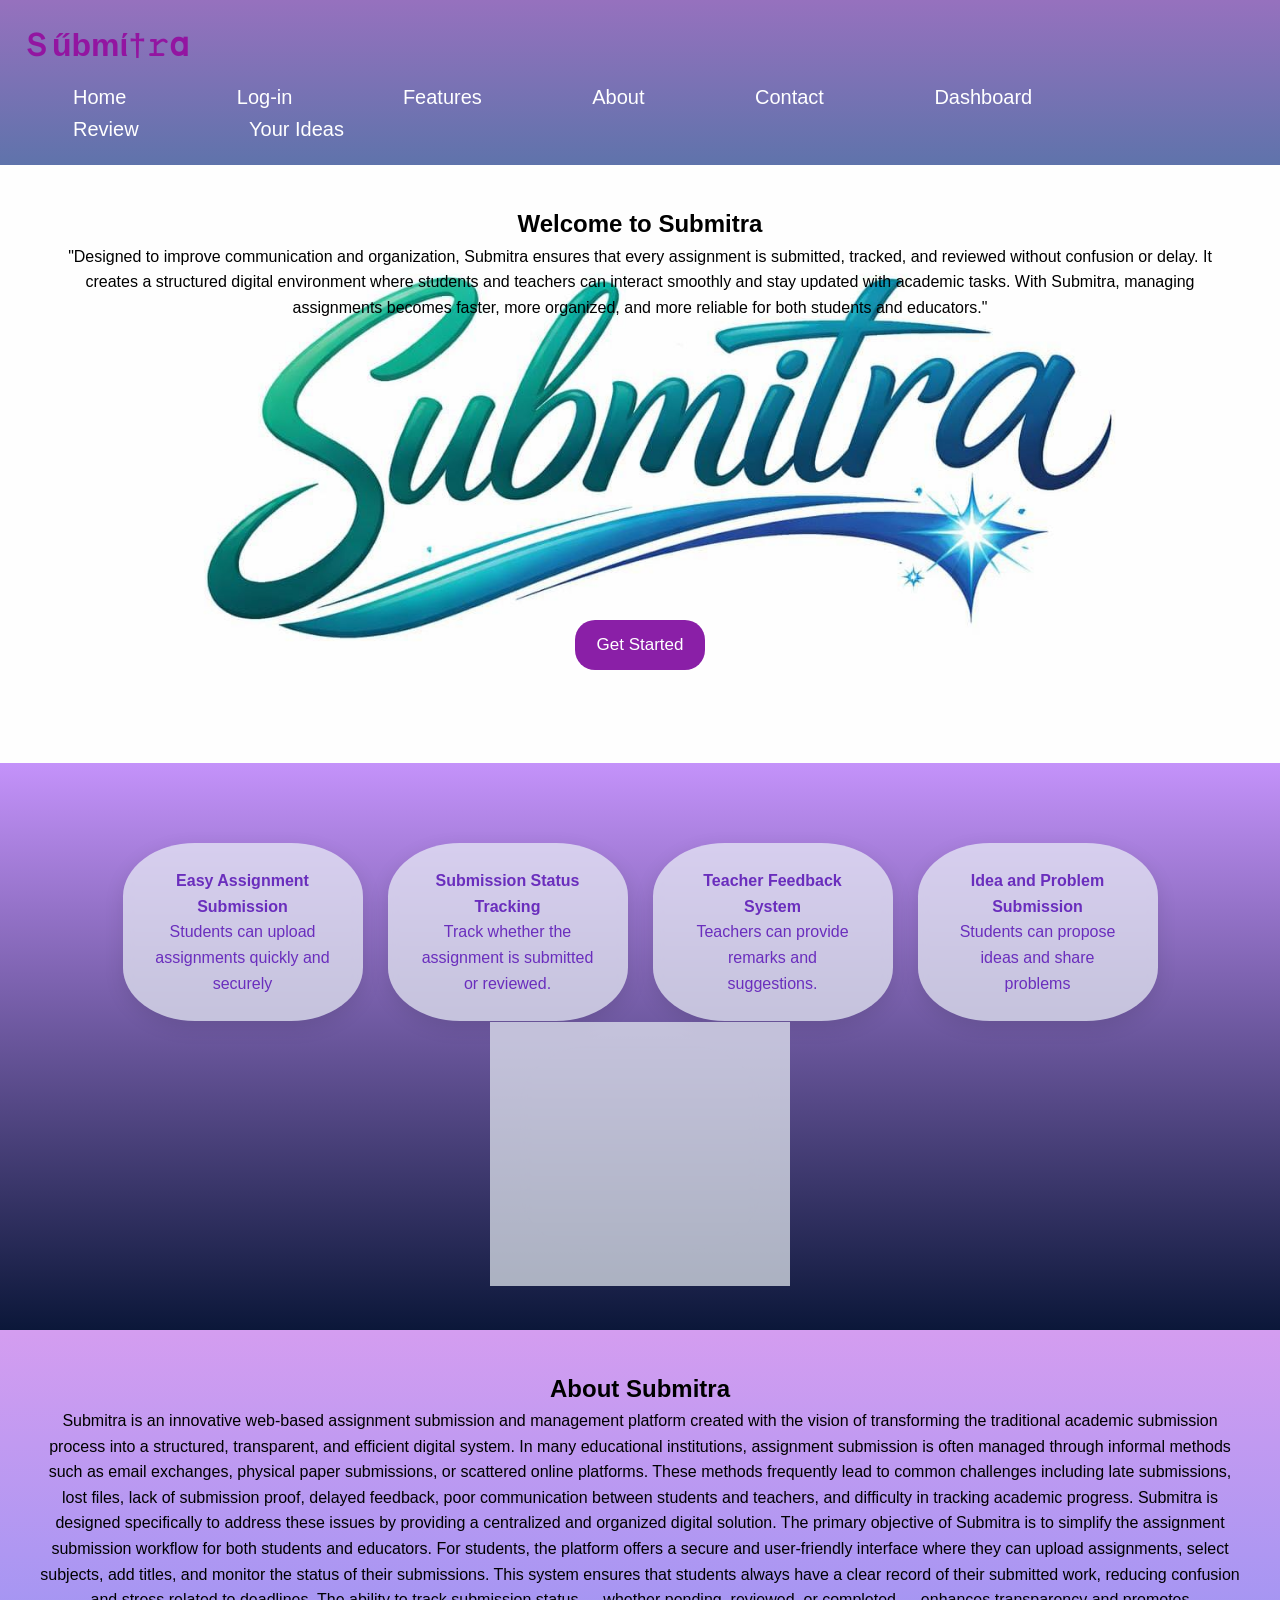
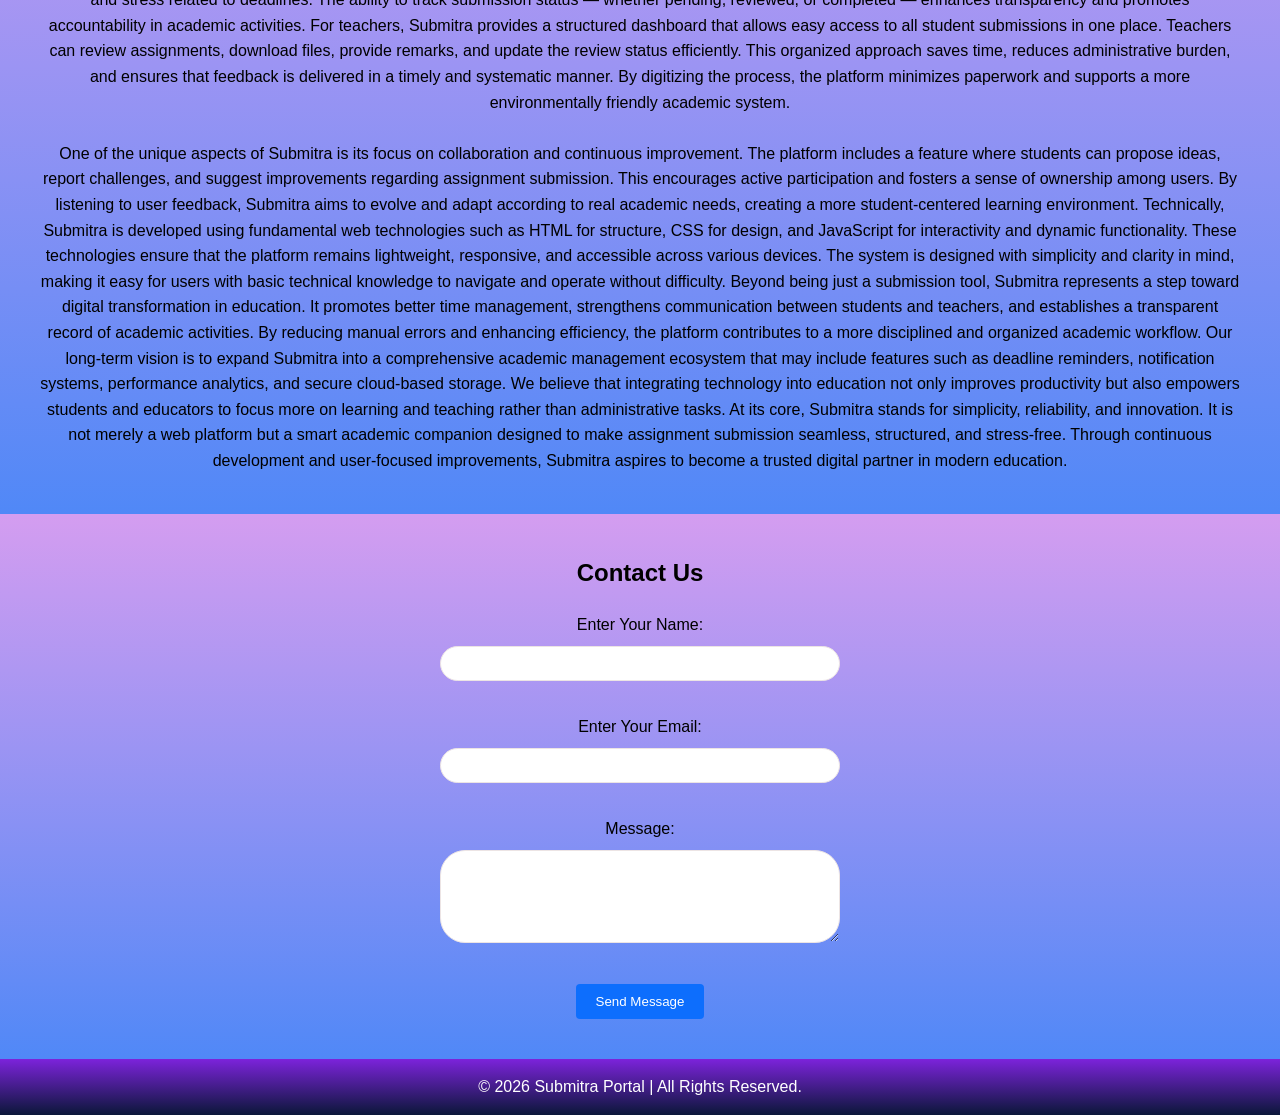
<file: index.html>
<!DOCTYPE html>
<html lang="en">
<head>
    <meta charset="UTF-8">
    <meta name="viewport" content="width=device-width, initial-scale=1.0">
    <title>Submitra - Smart Assignment Platform</title>
    <link rel="stylesheet" href="style.css">
</head>

<body>

    <!-- Navigation Bar -->
    <header>
        <h1>Ｓűbmί†𝚛ɑ</h1>


        <nav>
            <a href="#">Home</a>
            <a href="connect.html">Log-in</a>
            <a href="#features">Features</a>
            <a href="#about">About</a>
            <a href="#contact">Contact</a>
            <a href="dconnect.html">Dashboard</a>
            <a href="review.html">Review</a>
            <a href="Student-idea.html">Your Ideas</a>
        </nav>
    </header>

    <!-- Hero Section -->
     <section class="hero">
        <h2>Welcome to Submitra</h2>
        <p>"Designed to improve communication and organization, Submitra ensures that every assignment is submitted, tracked, and reviewed without confusion or delay. It creates a structured digital environment where students and teachers
            can interact smoothly and stay updated with academic tasks. With Submitra, managing assignments becomes faster, more organized, and more reliable for both students and educators."</p>
       <button type="button" onclick="window.location.href='connect.html'">Get Started</button>
    </section>

    <!-- Features Section -->
    <section id="features">
         <div class="feature-card"><b>Easy Assignment Submission</b><p>Students can upload assignments quickly and securely</p></div>
         <div class="feature-card"><b>Submission Status Tracking</b><p>Track whether the assignment is submitted or reviewed.</p></div>
         <div class="feature-card"><b> Teacher Feedback System</b><p>Teachers can provide remarks and suggestions.</p></div>
         <div class="feature-card"><b> Idea and Problem Submission</b><p>Students can propose ideas and share problems</p></div>
         <div class="feature-card"><b>Time Management Support</b><p>This platform helps students manage deadlines and submit work on time.</p></div>
    </section>

    <!-- About Section -->
    <section id="about">
        <h2>About Submitra</h2>
        <p>Submitra is an innovative web-based assignment submission and management platform created with the vision of transforming the traditional academic submission process into a structured, transparent, and efficient digital system. In many educational institutions, assignment submission is often managed through informal methods such as email exchanges, physical paper submissions, or scattered online platforms. These methods frequently lead to common challenges including late submissions, lost files, lack of submission proof, delayed feedback, poor communication between students
             and teachers, and difficulty in tracking academic progress. Submitra is designed specifically to address these issues by providing a centralized and organized digital solution.
The primary objective of Submitra is to simplify the assignment submission workflow for both students and educators. For students, the platform offers a secure and user-friendly interface where they can upload assignments, select subjects, add titles, and monitor the status of their submissions. This system ensures that students always have a clear record of their submitted work, reducing confusion and stress related to deadlines. The ability to track submission status — whether pending, reviewed, or completed — enhances transparency and promotes accountability in academic activities.
For teachers, Submitra provides a structured dashboard that allows easy access to all student submissions in one place. Teachers can review assignments, download files, provide remarks, and update the review status efficiently. This organized approach saves time, reduces administrative burden, and ensures that feedback is delivered in a timely and systematic manner. By digitizing the process, the platform minimizes paperwork and supports a more environmentally friendly academic system.<br><br>
One of the unique aspects of Submitra is its focus on collaboration and continuous improvement. The platform includes a feature where students can propose ideas, report challenges, and suggest improvements regarding assignment submission. This encourages active participation and fosters a sense of ownership among users. By listening to user feedback, Submitra aims to evolve and adapt according to real academic needs, creating a more student-centered learning environment.
Technically, Submitra is developed using fundamental web technologies such as HTML for structure, CSS for design, and JavaScript for interactivity and dynamic functionality. These technologies ensure that the platform remains lightweight, responsive, and accessible across various devices. The system is designed with simplicity and clarity in mind, making it easy for users with basic technical knowledge to navigate and operate without difficulty.
Beyond being just a submission tool, Submitra represents a step toward digital transformation in education. It promotes better time management, strengthens communication between students and teachers, and establishes a transparent record of academic activities. By reducing manual errors and enhancing efficiency, the platform contributes to a more disciplined and organized academic workflow.
Our long-term vision is to expand Submitra into a comprehensive academic management ecosystem that may include features such as deadline reminders, notification systems, performance analytics, and secure cloud-based storage. We believe that integrating technology into education not only improves productivity but also empowers students and educators to focus more on learning and teaching rather than administrative tasks.
At its core, Submitra stands for simplicity, reliability, and innovation. It is not merely a web platform but a smart academic companion designed to make assignment submission seamless, structured, and stress-free. Through continuous development and user-focused improvements, Submitra aspires to become a trusted digital partner in modern education. </p>
    </section>

    <!-- Contact Section -->
    <section id="contact">
        <h2>Contact Us</h2>

        <form>
            <label> Enter Your Name:</label><br>
            <input type="text" name="name"><br><br>

            <label> Enter Your Email:</label><br>
            <input type="email" name="email"><br><br>

            <label>Message:</label><br>
            <textarea name="message" rows="5" cols="30"></textarea><br><br>

            <button type="submit">Send Message</button>
        </form>
    </section>

    <!-- Footer -->
    <footer>
        <p>© 2026 Submitra Portal | All Rights Reserved.</p>
    </footer>

</body>

</html>
</file>
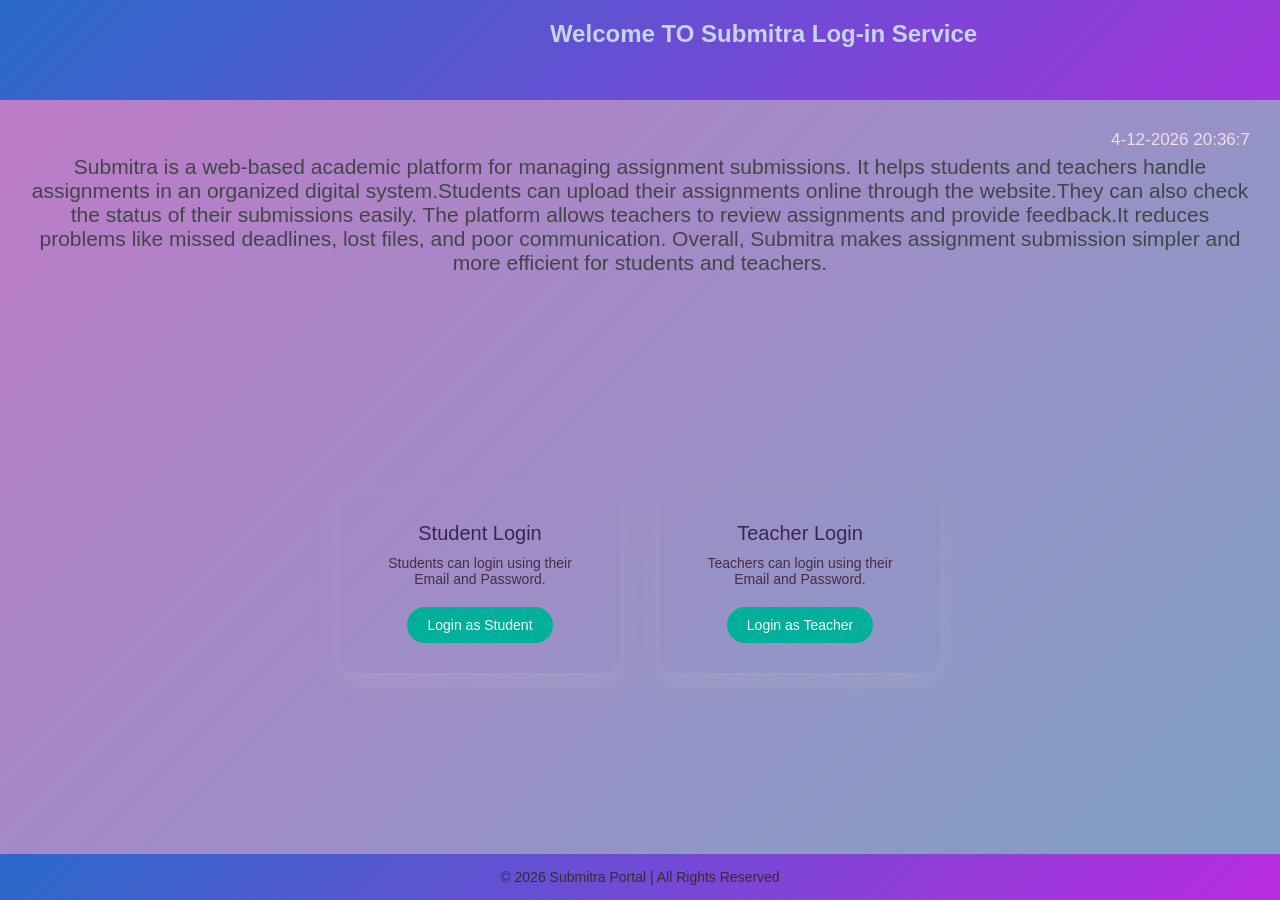
<file: connect.html>
<!DOCTYPE html>
<html lang="en">
<head>
<meta charset="UTF-8">
<meta name="viewport" content="width=device-width, initial-scale=1.0">
<title>Submitra Log-in Portal</title>
<link rel="stylesheet" href="connect.css">
</head>

<body>

    <nav>
        <h1> Welcome TO Submitra Log-in Service </h1>
    </nav>
<header>
<p id="datetime"></p>

<script>
function showDateTime() {
    let now = new Date();

    let day = now.getDate();
    let month = now.getMonth() + 1;
    let year = now.getFullYear();

    let hours = now.getHours();
    let minutes = now.getMinutes();
    let seconds = now.getSeconds();

    let currentDateTime = day + "-" + month + "-" + year + " " +
                          hours + ":" + minutes + ":" + seconds;

    document.getElementById("datetime").innerHTML = currentDateTime;
}

setInterval(showDateTime, 1000);
</script>
    <p>Submitra is a web-based academic platform for managing assignment submissions. It helps students and teachers handle assignments in an organized digital system.Students can upload their assignments online through the website.They can also check the status of their submissions easily.
The platform allows teachers to review assignments and provide feedback.It reduces problems like missed deadlines, lost files, and poor communication.
Overall, Submitra makes assignment submission simpler and more efficient for students and teachers.
        </p>

</header>

<section class="login-section">

    <div class="card">
        <h2>Student Login</h2>
        <p>Students can login using their Email and Password.</p>
        <button type="button" onclick="window.location.href='login.html'">Login as Student</button>
    </div>

    <div class="card">
        <h2>Teacher Login</h2>
        <p>Teachers can login using their Email and Password.</p>
       <button type="button" onclick="window.location.href='tlogin.html'">Login as Teacher</button>
    </div>

</section>

<footer>
    <p>© 2026 Submitra Portal | All Rights Reserved</p>
</footer>

</body>

</html>
</file>
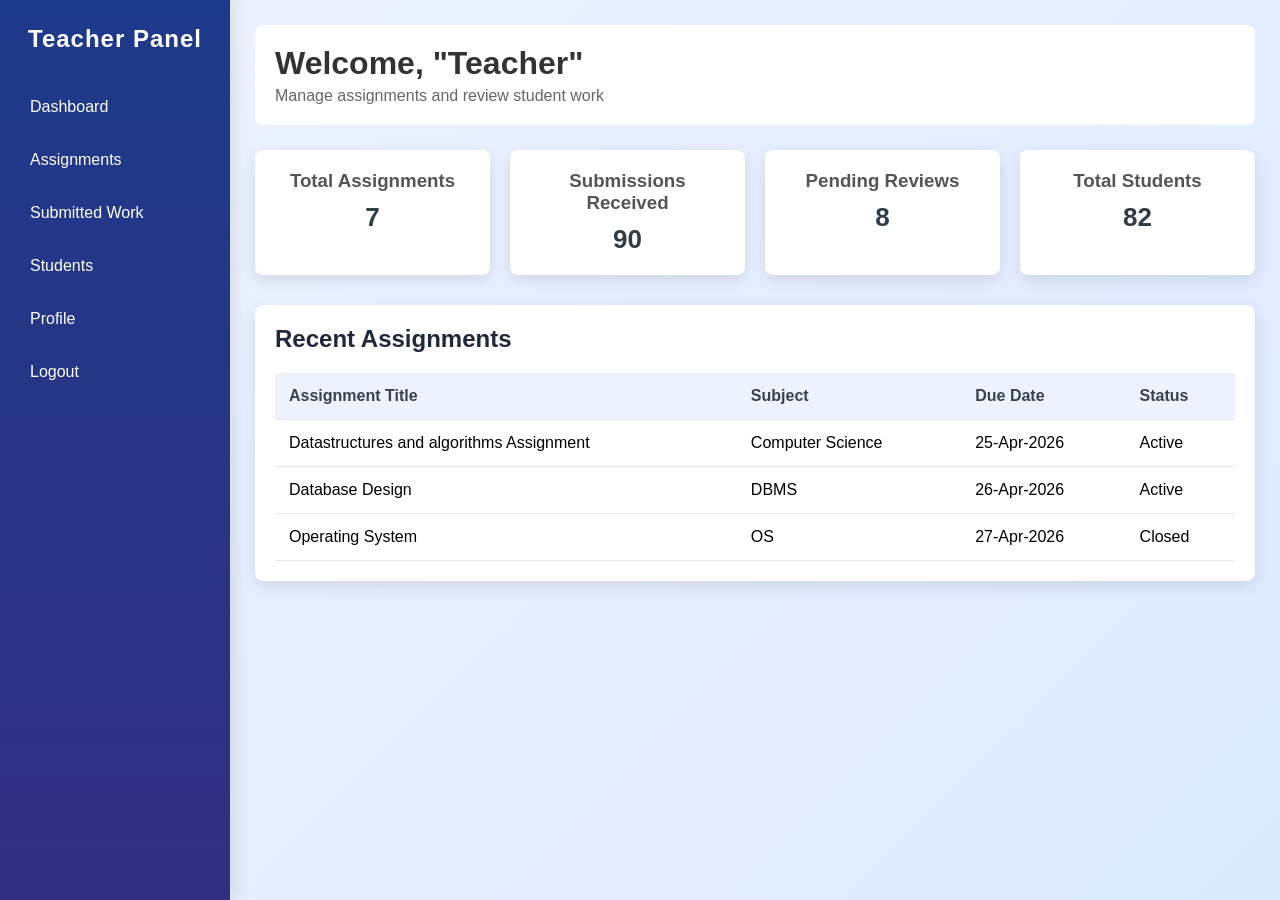
<file: Dashboard.html>
<!doctype html>
<html lang="en">
  <head>
    <meta charset="UTF-8" />
    <title>Teacher Dashboard</title>
    <link rel="stylesheet" href="dashboard.css" />
  </head>
  <body>
    <!-- Sidebar -->
    <div class="sidebar">
      <h2>Teacher Panel</h2>
      <ul>
        <li><a href="#">Dashboard</a></li>
        <li><a href="#">Assignments</a></li>
        <li><a href="#">Submitted Work</a></li>
        <li><a href="#">Students</a></li>
        <li><a href="#">Profile</a></li>
        <li><a href="#">Logout</a></li>
      </ul>
    </div>
    <!-- Main Content -->
    <div class="main-content">
      <!-- Header -->
      <div class="header">
        <h1>Welcome, "Teacher"</h1>
        <p>Manage assignments and review student work</p>
      </div>
      <!-- Dashboard Cards -->
      <div class="cards">
        <div class="card">
          <h3>Total Assignments</h3>
          <p>7</p>
        </div>
        <div class="card">
          <h3>Submissions Received</h3>
          <p>90</p>
        </div>
        <div class="card">
          <h3>Pending Reviews</h3>
          <p>8</p>
        </div>
        <div class="card">
          <h3>Total Students</h3>
          <p>82</p>
        </div>
      </div>
      <!-- Assignment Section -->
      <div class="assignment-section">
        <h2>Recent Assignments</h2>
        <table>
          <tr>
            <th>Assignment Title</th>
            <th>Subject</th>
            <th>Due Date</th>
            <th>Status</th>
          </tr>
          <tr>
            <td>Datastructures and algorithms Assignment</td>
            <td>Computer Science</td>
            <td>25-Apr-2026</td>
            <td>Active</td>
          </tr>
          <tr>
            <td>Database Design</td>
            <td>DBMS</td>
            <td>26-Apr-2026</td>
            <td>Active</td>
          </tr>
          <tr>
            <td>Operating System</td>
            <td>OS</td>
            <td>27-Apr-2026</td>
            <td>Closed</td>
          </tr>
        </table>
      </div>
    </div>
  </body>
</html>
</file>
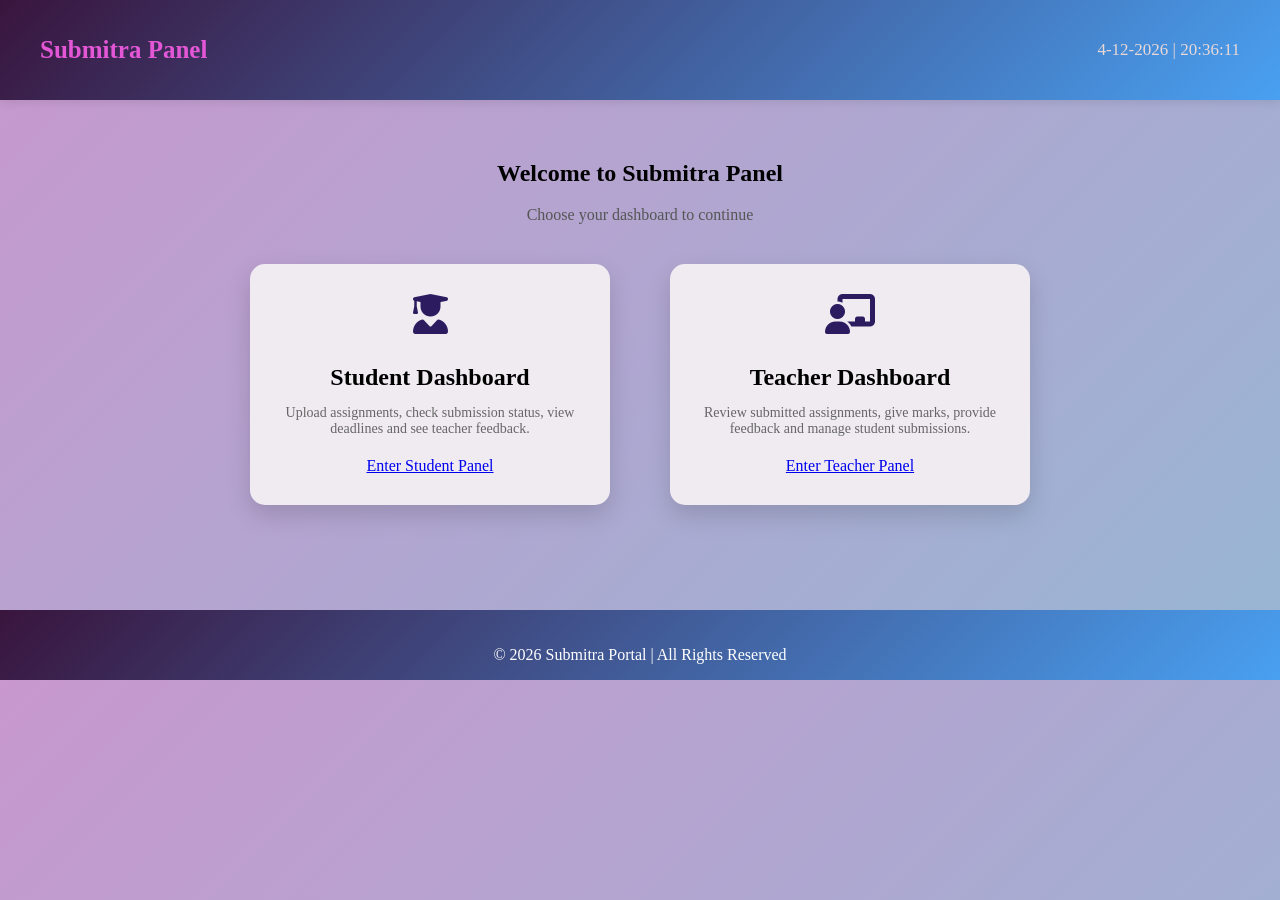
<file: dconnect.html>
<!DOCTYPE html>
<html lang="en">
<head>
<meta charset="UTF-8">
<title>Submitra Dashboard</title>
<link rel="stylesheet" href="dconnect.css">
</head>

<body onload="showTime()">

<header class="topbar">

<h2 class="logo">Submitra Panel</h2>

<div class="time">
<span id="datetime"></span>
</div>

</header>


<section class="dashboard-container">

<h1>Welcome to Submitra Panel</h1>
<p class="subtitle">
Choose your dashboard to continue
</p>

<div class="dashboard-cards">

<div class="dash-card student">
    <div class="card">


<i class="fa-solid fa-user-graduate"></i>

</div>

<h2>Student Dashboard</h2>

<p>
Upload assignments, check submission status,
view deadlines and see teacher feedback.
</p>

<a href="sdash.html" class="button-link">
Enter Student Panel
</a>

</div>


<div class="dash-card teacher">
    <i class="fa-solid fa-chalkboard-user"></i>


<h2>Teacher Dashboard</h2>

<p>
Review submitted assignments, give marks,<link rel="stylesheet" href="https://cdnjs.cloudflare.com/ajax/libs/font-awesome/6.5.0/css/all.min.css">
provide feedback and manage student submissions.
</p>

<a href="Dashboard.html" class="button-link">
Enter Teacher Panel
</a>

</div>

</div>

</section>


<footer>

<p></p>© 2026 Submitra Portal | All Rights Reserved

</footer>


<script>

function showTime(){

let now = new Date();

let d = now.getDate();
let m = now.getMonth()+1;
let y = now.getFullYear();

let h = now.getHours();
let min = now.getMinutes();
let s = now.getSeconds();

document.getElementById("datetime").innerHTML =
d+"-"+m+"-"+y+" | "+h+":"+min+":"+s;

}

setInterval(showTime,1000);

</script>

</body>

</html>
</file>
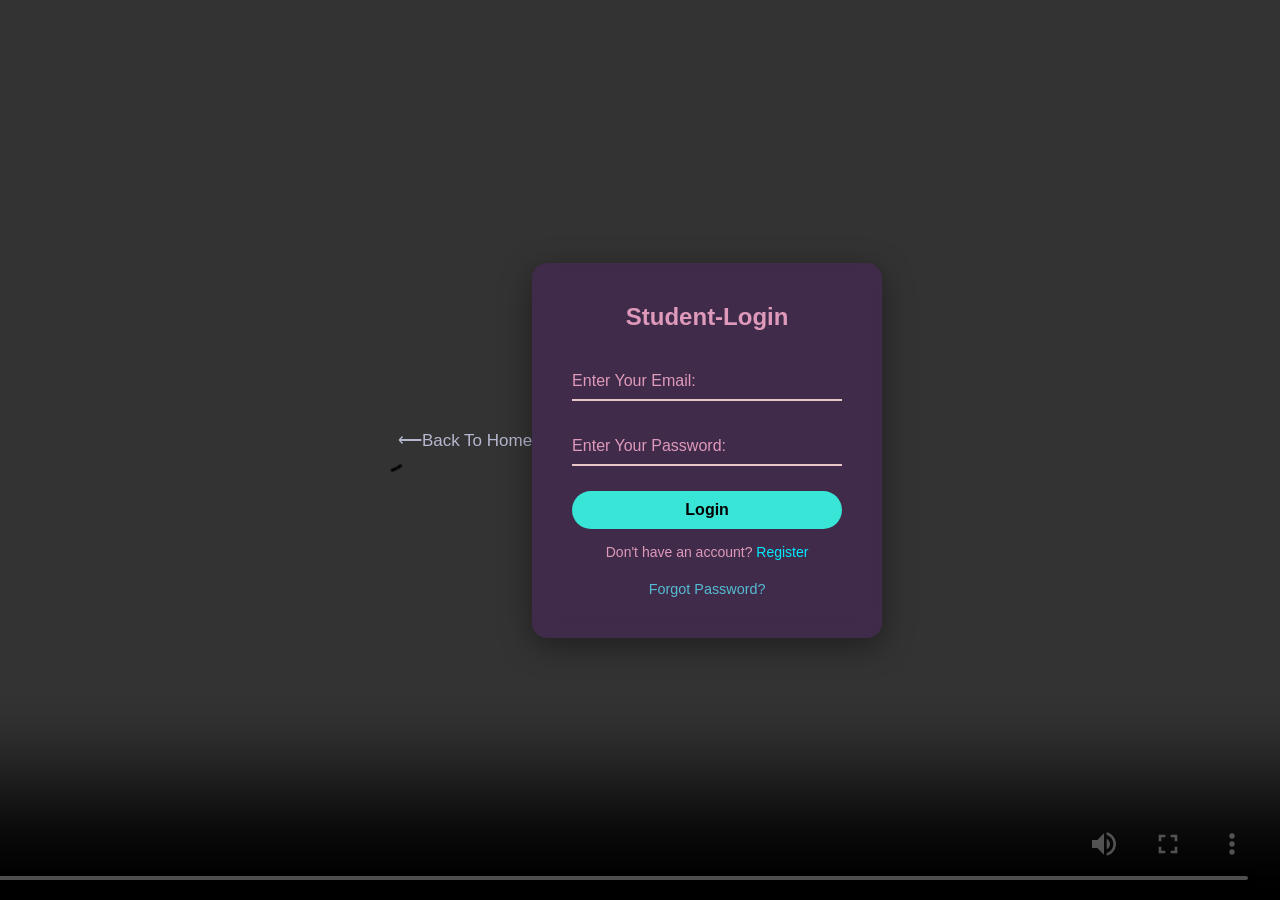
<file: login.html>
<!DOCTYPE html>
<html lang="en">
<head>
<meta charset="UTF-8">
<title>Login Page</title>
<link rel="stylesheet" href="login.css">
</head>

<body>

<!-- Background Video -->
<video controls loop id="bg-video">
    <source src="video2.mp4" type="video/mp4">
</video>

<!-- Login Form -->
<div class="login-container">
   <a href="index.html" id="back">⟵Back To Home</a>
    <form class="login-form">
        <h2>Student-Login</h2>

        <div class="input-box">
            <input type="email" required>
            <label>Enter Your Email:</label>
        </div>

        <div class="input-box">
            <input type="password" autocomplete="current-password" required>
            <label>Enter Your Password:</label>
        </div>

        <button type="submit">Login</button>

        <p class="register">
            Don't have an account? <a href="#">Register</a>
        </p>
     <div class="links">
                <a href="#">Forgot Password?</a>
            </div>
    </form>
</div>

<script>
    document.getElementById('bg-video').play();
</script>
</body>
</html>
</file>
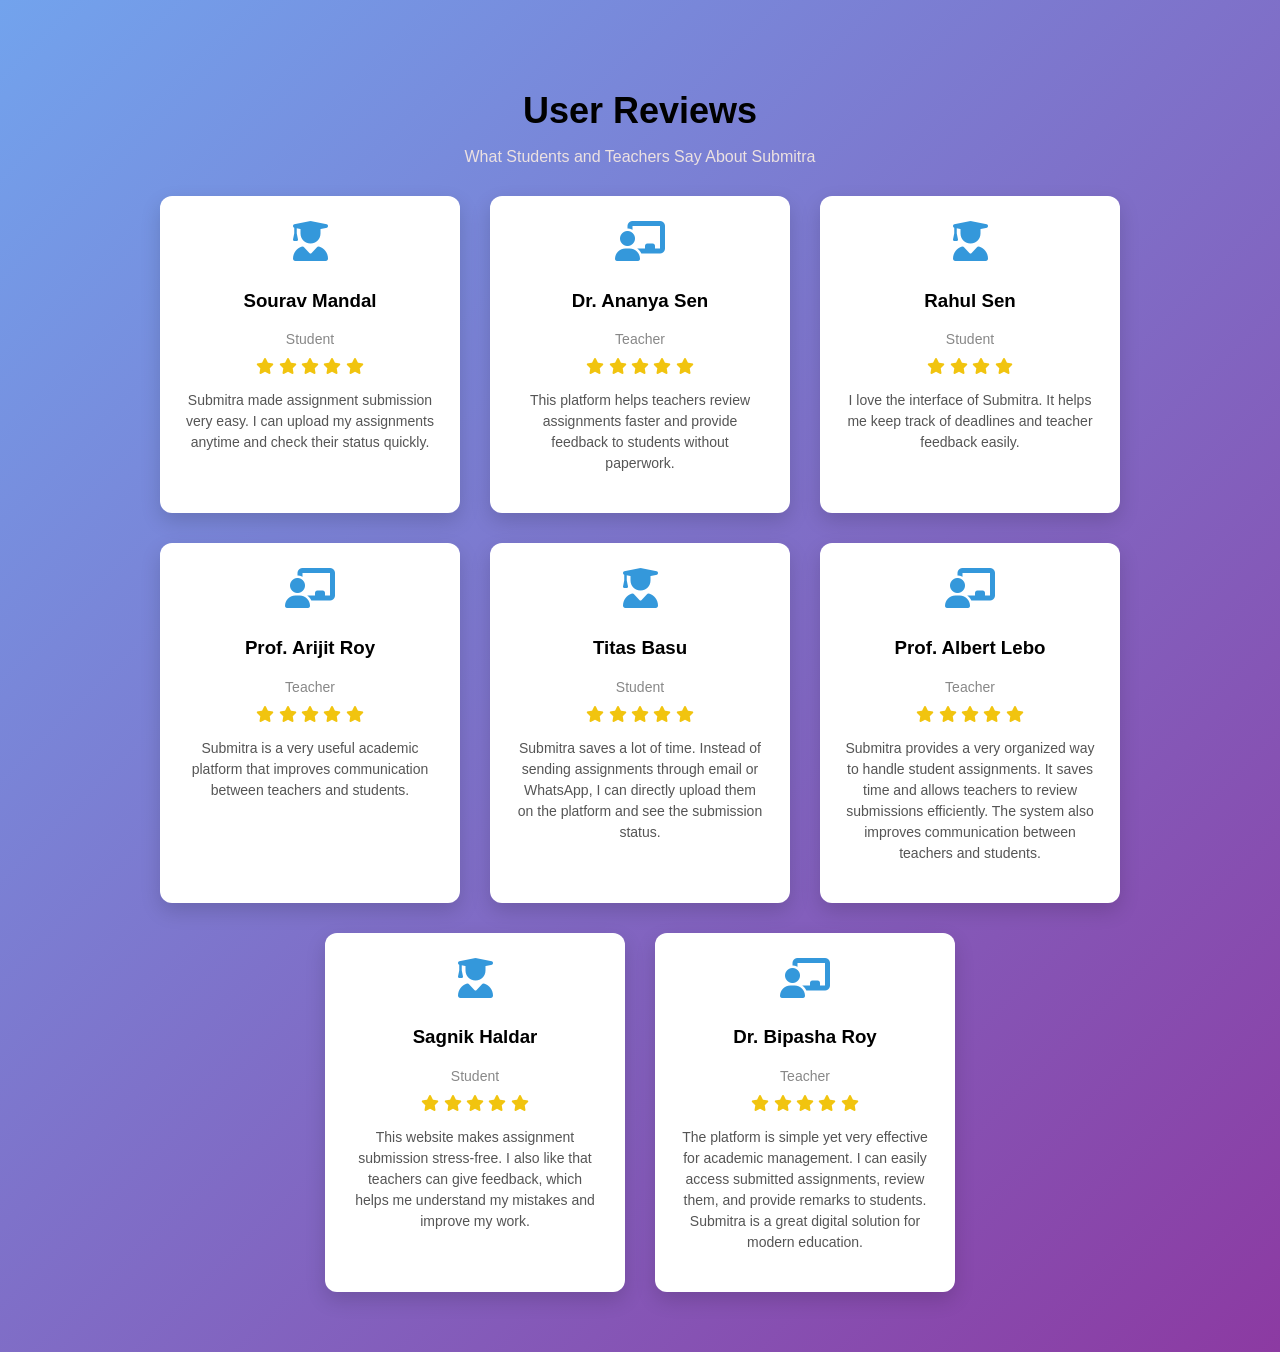
<file: review.html>
<!DOCTYPE html>
<html lang="en">
<head>
<title>Submitra Reviews</title>
<link rel="stylesheet" href="review.css">

<!-- Font Awesome -->
<link rel="stylesheet" href="https://cdnjs.cloudflare.com/ajax/libs/font-awesome/6.5.0/css/all.min.css">

</head>

<body>

<section class="review-section">

<h1>User Reviews</h1>
<p class="subtitle">What Students and Teachers Say About Submitra</p>

<div class="review-container">

<!-- Review 1 -->
<div class="review-card">

<i class="fa-solid fa-user-graduate profile"></i>

<h3>Sourav Mandal</h3>
<span class="role">Student</span>

<div class="stars">
<i class="fa-solid fa-star"></i>
<i class="fa-solid fa-star"></i>
<i class="fa-solid fa-star"></i>
<i class="fa-solid fa-star"></i>
<i class="fa-solid fa-star"></i>
</div>

<p>
Submitra made assignment submission very easy.
I can upload my assignments anytime and check
their status quickly.
</p>

</div>

<!-- Review 2 -->
<div class="review-card">

<i class="fa-solid fa-chalkboard-user profile"></i>

<h3>Dr. Ananya Sen</h3>
<span class="role">Teacher</span>

<div class="stars">
<i class="fa-solid fa-star"></i>
<i class="fa-solid fa-star"></i>
<i class="fa-solid fa-star"></i>
<i class="fa-solid fa-star"></i>
<i class="fa-solid fa-star"></i>
</div>

<p>
This platform helps teachers review assignments
faster and provide feedback to students
without paperwork.
</p>

</div>

<!-- Review 3 -->
<div class="review-card">

<i class="fa-solid fa-user-graduate profile"></i>

<h3>Rahul Sen</h3>
<span class="role">Student</span>

<div class="stars">
<i class="fa-solid fa-star"></i>
<i class="fa-solid fa-star"></i>
<i class="fa-solid fa-star"></i>
<i class="fa-solid fa-star"></i>
</div>

<p>
I love the interface of Submitra.
It helps me keep track of deadlines
and teacher feedback easily.
</p>

</div>

<!-- Review 4 -->
<div class="review-card">

<i class="fa-solid fa-chalkboard-user profile"></i>

<h3>Prof. Arijit Roy</h3>
<span class="role">Teacher</span>

<div class="stars">
<i class="fa-solid fa-star"></i>
<i class="fa-solid fa-star"></i>
<i class="fa-solid fa-star"></i>
<i class="fa-solid fa-star"></i>
<i class="fa-solid fa-star"></i>
</div>

<p>
Submitra is a very useful academic platform
that improves communication between teachers
and students.
</p>

</div>

<!--review-5-->
<div class="review-card">

<i class="fa-solid fa-user-graduate profile"></i>

<h3>Titas Basu</h3>
<span class="role">Student</span>

<div class="stars">
<i class="fa-solid fa-star"></i>
<i class="fa-solid fa-star"></i>
<i class="fa-solid fa-star"></i>
<i class="fa-solid fa-star"></i>
<i class="fa-solid fa-star"></i>
</div>

<p>
Submitra saves a lot of time. Instead of sending assignments through email or WhatsApp,
 I can directly upload them on the platform and see the submission status.
</p>

</div>
<!--review-6-->
<div class="review-card">

<i class="fa-solid fa-chalkboard-user profile"></i>

<h3>Prof. Albert Lebo</h3>
<span class="role">Teacher</span>

<div class="stars">
<i class="fa-solid fa-star"></i>
<i class="fa-solid fa-star"></i>
<i class="fa-solid fa-star"></i>
<i class="fa-solid fa-star"></i>
<i class="fa-solid fa-star"></i>
</div>

<p>
Submitra provides a very organized way to handle student assignments.
It saves time and allows teachers to review submissions efficiently. The system also improves communication between teachers and students.
</p>

</div>
<!--review-7--><div class="review-card">

<i class="fa-solid fa-user-graduate profile"></i>

<h3>Sagnik Haldar</h3>
<span class="role">Student</span>

<div class="stars">
<i class="fa-solid fa-star"></i>
<i class="fa-solid fa-star"></i>
<i class="fa-solid fa-star"></i>
<i class="fa-solid fa-star"></i>
<i class="fa-solid fa-star"></i>
</div>

<p>
This website makes assignment submission stress-free.
I also like that teachers can give feedback, which helps me understand my mistakes and improve my work.
</p>

</div>
<!--review-8-->
<div class="review-card">

<i class="fa-solid fa-chalkboard-user profile"></i>

<h3>Dr. Bipasha Roy</h3>
<span class="role">Teacher</span>

<div class="stars">
<i class="fa-solid fa-star"></i>
<i class="fa-solid fa-star"></i>
<i class="fa-solid fa-star"></i>
<i class="fa-solid fa-star"></i>
<i class="fa-solid fa-star"></i>
</div>

<p>
The platform is simple yet very effective for academic management. I can easily access submitted assignments, review them,
and provide remarks to students. Submitra is a great digital solution for modern education.
</p>

</div>
</div>

</section>

</body>
</html>
</file>
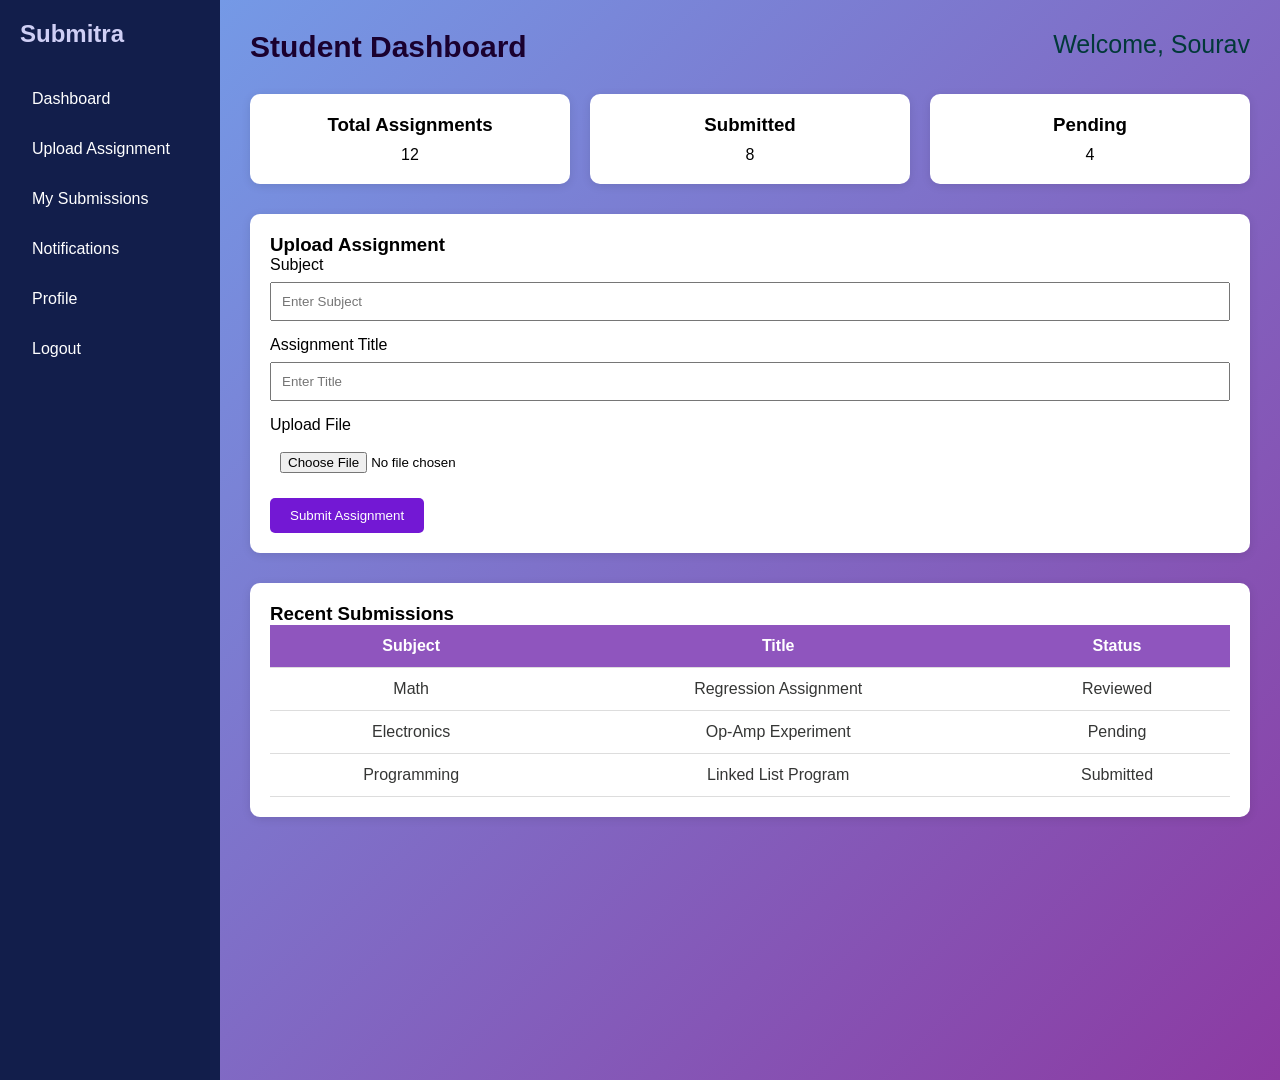
<file: sdash.html>
<!DOCTYPE html>
<html lang="en">
<head>
    <title>Submitra Student Dashboard</title>
    <link rel="stylesheet" href="sdash.css">
</head>

<body>

<div class="container">

    <!-- Sidebar -->
    <div class="sidebar">
        <h2>Submitra</h2>
        <ul>
            <li>Dashboard</li>
            <li>Upload Assignment</li>
            <li>My Submissions</li>
            <li>Notifications</li>
            <li>Profile</li>
            <li>Logout</li>
        </ul>
    </div>

    <!-- Main Content -->
    <div class="main">

        <!-- Top Bar -->
        <div class="topbar">
            <h2>Student Dashboard</h2>
            <p>Welcome, Sourav</p>
        </div>

        <!-- Statistics -->
        <div class="cards">

            <div class="card">
                <h3>Total Assignments</h3>
                <p>12</p>
            </div>

            <div class="card">
                <h3>Submitted</h3>
                <p>8</p>
            </div>

            <div class="card">
                <h3>Pending</h3>
                <p>4</p>
            </div>

        </div>

        <!-- Upload Assignment -->
        <div class="upload">
            <h3>Upload Assignment</h3>

            <form>
                <label>Subject</label><br>
                <input type="text" placeholder="Enter Subject"><br>

                <label>Assignment Title</label><br>
                <input type="text" placeholder="Enter Title"><br>

                <label>Upload File</label><br>
                <input type="file"><br>

                <button type="submit">Submit Assignment</button>
            </form>
        </div>

        <!-- Recent Submissions -->
        <div class="table-section">
            <h3>Recent Submissions</h3>

            <table>
                <thead>
                    <tr>
                        <th>Subject</th>
                        <th>Title</th>
                        <th>Status</th>
                    </tr>
                </thead>
                <tbody>
                    <tr>
                        <td>Math</td>
                        <td>Regression Assignment</td>
                        <td>Reviewed</td>
                    </tr>

                    <tr>
                        <td>Electronics</td>
                        <td>Op-Amp Experiment</td>
                        <td>Pending</td>
                    </tr>

                    <tr>
                        <td>Programming</td>
                        <td>Linked List Program</td>
                        <td>Submitted</td>
                    </tr>
                </tbody>
            </table>
        </div>

    </div>

</div>

</body>
</html>
</file>
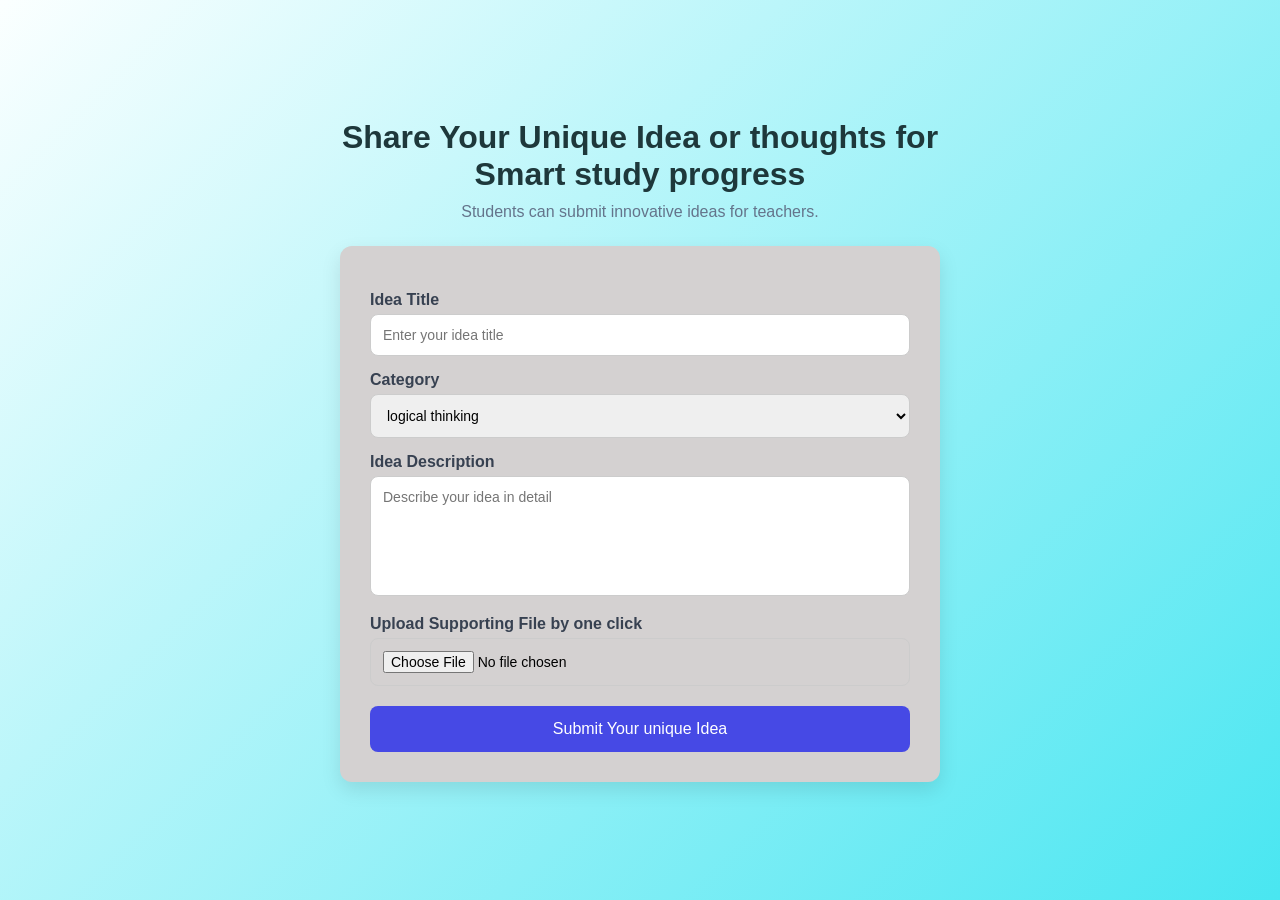
<file: Student-idea.html>
<!doctype html>
<html>
  <head>
    <title>Student Idea Submission</title>
    <link rel="stylesheet" href="Student-idea.css" />
  </head>

  <body>
    <div class="container">
      <h1>Share Your Unique Idea or thoughts for Smart study progress</h1>
      <p>Students can submit innovative ideas for teachers.</p>

      <div class="idea-box">
        <form>
          <label>Idea Title</label>
          <input type="text" placeholder="Enter your idea title" />

          <label>Category</label>
          <select>
            <option>logical thinking</option>
            <option>Any purpose</option>
            <option>Research Topic</option>
            <option>Smart Mindset</option>
          </select>

          <label>Idea Description</label>
          <textarea placeholder="Describe your idea in detail"></textarea>

          <label>Upload Supporting File by one click</label>
          <input type="file" />

          <button type="submit">Submit Your unique Idea</button>
        </form>
      </div>
    </div>
  </body>
</html>
</file>
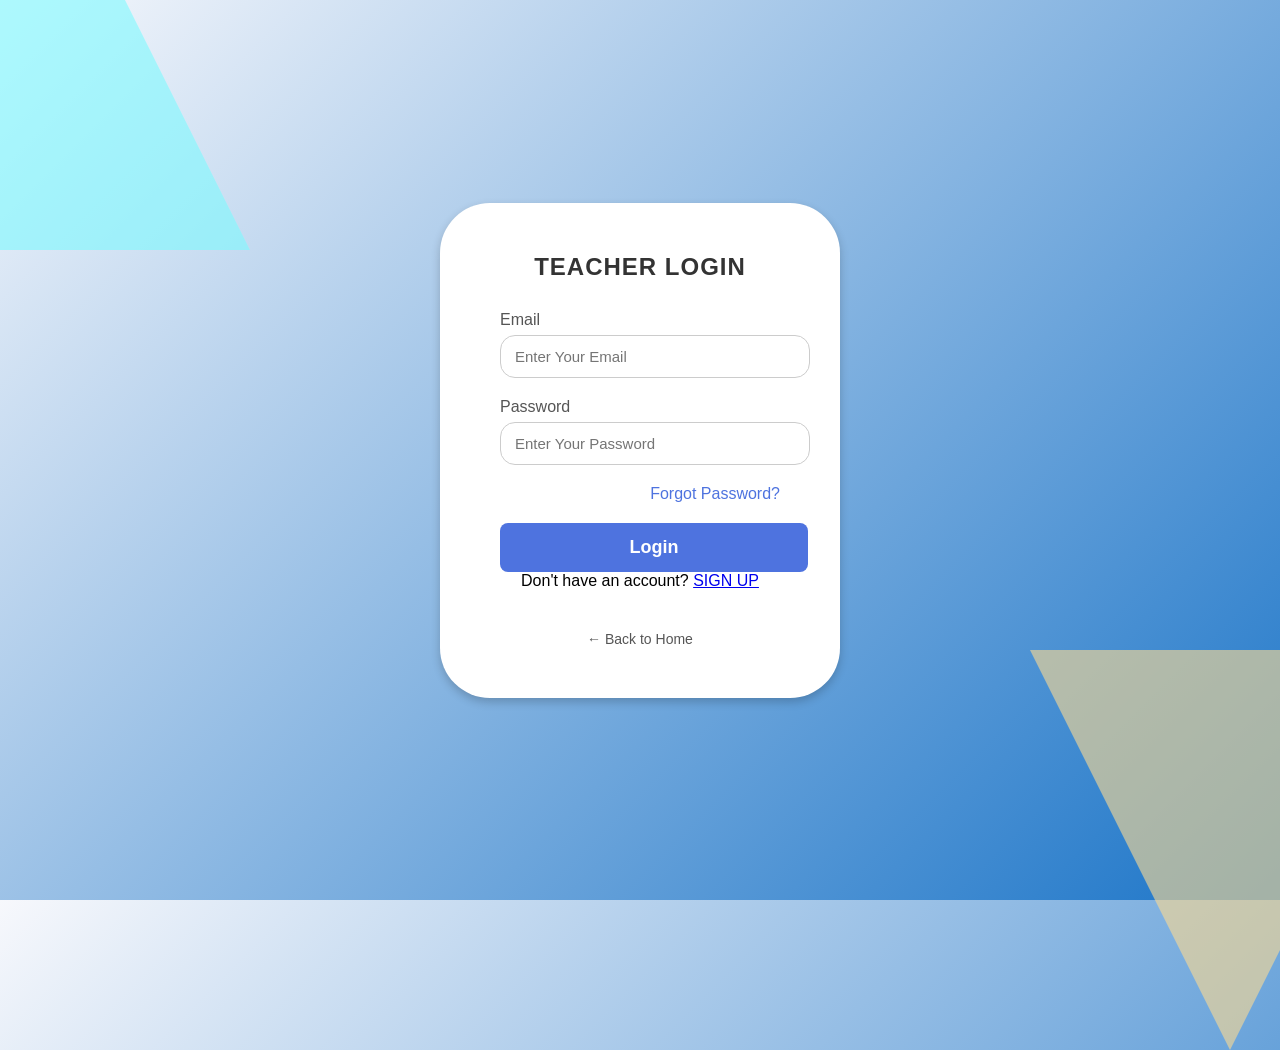
<file: tlogin.html>
<!DOCTYPE html>
<html lang="en">
  <head>
    <meta charset="UTF-8" >
    <title>TEACHER LOGIN</title>
    <link rel="stylesheet" href="tlogin.css" >
  </head>
  <body>
    <div class="container">
      <div class="login-box">
        <h2>TEACHER LOGIN</h2>
        <form action="#" method="POST">
          <div class="input-box">
            <label>Email</label>
            <input type="email" placeholder="Enter Your Email" required >
          </div>

          <div class="input-box">
            <label>Password</label>
            <input type="password" placeholder="Enter Your Password" required autocomplete="current-password" >
          </div>

          <div class="links">
            <a href="#">Forgot Password?</a>
          </div>

          <button type="submit" name="submit">Login</button>

          <div class="SIGNUP">
            <p>
              Don't have an account?
              <a href="#">SIGN UP</a>
            </p>
          </div>

          <div class="home">
            <a href="#" id="bk">← Back to Home</a>
          </div>
        </form>
      </div>
    </div>
  </body>
</html>
</file>
<file: style.css>
/* Reset */
* {
    margin: 0;
    padding: 0;
    box-sizing: border-box;
    font-family: Arial, sans-serif;
}

/* Body */
body {
    line-height: 1.6;
    background-color: #f4f8ff;
}

/* Header */
header {
    background: linear-gradient(180deg, rgb(150, 113, 190),rgb(95, 115, 171));
    color: white;
    padding: 20px;
    text-align: left;
}

header h1 {
    margin-bottom: 10px;
    color:rgb(147, 21, 161)
}

/* Navigation */
nav a {
    color: white;
    text-decoration: none;
    margin: 0 53px;
    font-weight:lighter;
    font-size: 20px;
}

nav a:hover {
    text-decoration: underline;
    background-color: rgb(153, 12, 169);
}

/* Sections */
section {
    padding: 40px;
    text-align: center;
}
.hero {
    height: 598px;
    background-image: url("sub copy.jpeg");
    background-size: cover;
}
   .hero button { 
       margin-top : 300px;
       height: 50px;
       width: 130px;
       border-radius: 20px;
       font-size: 17px;
       background-color: rgb(138, 31, 167);
}

/* Features Section */
#features h2 {
    color: #427ce0;
    margin-top: 20px;
}

/* Features Section */
#features {
  display: flex;
  flex-wrap: wrap;
  justify-content: center;
  gap: 25px;
  padding: 80px 20px;
  background: linear-gradient(180deg, rgb(196, 146, 250),rgb(11,23,57));
}
#features:hover {
  background-color:blueviolet;
  background: linear-gradient(180deg, rgb(112, 178, 219),rgb(94, 135, 246));
}

.feature-card {
  background: rgba(234, 239, 246, 0.7);
  padding: 25px 30px;
  border-radius: 30%;
  box-shadow: 0 6px 20px rgba(0, 0, 0, 0.1);
  text-align: center;
  color: #6a2ebd;
  font-weight: 500;
  transition: all 0.4s ease;
  width: 240px;
  backdrop-filter: blur(5px);
}

.feature-card:hover {
  transform: translateY(-10px) scale(1.03);
  box-shadow: 0 8px 25px rgba(196, 93, 182, 0.3);
}


/* About Section */
#about  {
    line-height: 1.6;
    margin:auto;
    max-width: 2000px;
    background: linear-gradient(180deg, rgb(212, 157, 240),rgb(80,136,247));
}

/* Contact Section */
 #contact {
    background: linear-gradient(180deg, rgb(212, 157, 240),rgb(80, 136, 247));
 }
form {
    margin-top: 20px;
}
input[type="text"],input[type="email"]{
     height: 35px;
    width: 400px;
}

input, textarea {
    width: 60%;
    padding: 8px;
    margin: 8px 0;
    border: 1px solid #ece4e4;
    border-radius: 25px;
    width: 400px;;
   
}

input[type="submit"] {
    background-color: #0d6efd;
    color: white;
    border: none;
    cursor: pointer;
    padding: 10px 20px;
}

input[type="submit"]:hover {
    background-color: #084298;
}

/* Button */
button {
    padding: 10px 20px;
    background-color: #0d6efd;
    color: white;
    border: none;
    cursor: pointer;
    border-radius: 4px;
}

button:hover {
    background-color: #084298;
}

/* Footer */
footer {
    background: linear-gradient(180deg, rgb(124, 35, 219),rgb(11,23,57));
    color: white;
    text-align: center;
    padding: 15px;
    margin-top: 00px;
}

/* Responsive */
@media (max-width: 768px) {
    input, textarea {
        width: 90%;
    }
}
</file>
<file: connect.css>
*{
margin:0;
padding:0;
box-sizing:border-box;
font-family:Arial, Helvetica, sans-serif;
}

body{
background:linear-gradient(135deg,#c079c8,#7da2c4);
min-height:100vh;
display:flex;
flex-direction:column;
}
nav{
    color: rgb(199, 212, 239);
    height: 100px;
    width: 1527px;
    background:linear-gradient(135deg,#2a6aca,#b82bdf);
    text-align: center;
}
nav h1{
    padding-top: 20px;
}
/* Header */

header{
text-align:center;
padding:30px;
color:white;
}

header h1{
font-size:35px;
margin-bottom:35px;
color: rgb(64, 71, 75);
}
header p{
font-size:21px;
margin-bottom:5px;
color: rgb(65, 70, 72);
font-weight: 5px;
}

/* Login Section */

.login-section{
flex:1;
display:flex;
justify-content:center;
align-items:center;
gap:40px;
padding:40px;
flex-wrap:wrap;
}

/* Cards */

.card{
padding:30px;
width:280px;
border-radius:15px;
box-shadow:0 10px 25px rgba(212, 204, 204, 0.2);
text-align:center;
transition:0.3s;
}

.card:hover{
transform:translateY(-10px);
box-shadow:0 15px 35px rgba(0,0,0,0.3);
}

.card h2{
margin-bottom:10px;
color:#3b264f;
text-align: center;
}

.card p{
font-size:14px;
margin-bottom:20px;
color:#492c48;
}

/* Button */

button{
background:#00b09b;
color:white;
border:none;
padding:10px 20px;
border-radius:25px;
cursor:pointer;
font-size:14px;
transition:0.3s;
}

button:hover{
background:#028a76;
transform:scale(1.05);
}

/* Footer */

footer{
text-align:center;
padding:15px;
background:linear-gradient(135deg,#2a6aca,#b82bdf);
color:rgb(53, 45, 45);
font-size:14px;
}
h2{
    color: rgb(245, 246, 248);
    font-weight: 200;
    text-align: right;
    font-size: 20px;

}
#datetime{
    color: rgb(244, 221, 236);
    text-align: right;
    font-size: 17px;
}
</file>
<file: dashboard.css>
* {
  margin: 0;
  padding: 0;
  box-sizing: border-box;
  font-family: Arial, sans-serif;
}

/* Layout */
body {
  display: flex;
  min-height: 100vh;
  background: linear-gradient(135deg, #eef2ff, #dbeafe);
}

/* Sidebar */
.sidebar {
  width: 230px;
  background: linear-gradient(180deg, #1e3a8a, #312e81);
  color: #fff;
  padding: 25px 20px;
  box-shadow: 4px 0 15px rgba(0, 0, 0, 0.1);
}

.sidebar h2 {
  text-align: center;
  margin-bottom: 35px;
  letter-spacing: 1px;
}

.sidebar ul {
  list-style: none;
}

.sidebar ul li {
  margin-bottom: 15px;
}

.sidebar ul li a {
  color: #fff;
  text-decoration: none;
  display: block;
  padding: 10px;
  border-radius: 5px;
}

.sidebar ul li a:hover {
  background: #52796f;
}

/* Main Content */
.main-content {
  flex: 1;
  padding: 25px;
}

/* Header */
.header {
  background: #ffffff;
  padding: 20px;
  border-radius: 8px;
  margin-bottom: 25px;
}

.header h1 {
  margin-bottom: 5px;
  color: #333;
}

.header p {
  color: #666;
}

/* Cards */
.cards {
  display: grid;
  grid-template-columns: repeat(auto-fit, minmax(200px, 1fr));
  gap: 20px;
  margin-bottom: 30px;
}

.card {
  background: #fff;
  padding: 20px;
  border-radius: 8px;
  box-shadow: 0 5px 15px rgba(0, 0, 0, 0.1);
  text-align: center;
}

.card h3 {
  color: #555;
  margin-bottom: 10px;
}

.card p {
  font-size: 26px;
  font-weight: bold;
  color: #2f3e46;
}

/* Assignment Section */
.assignment-section {
  background: #fff;
  padding: 20px;
  border-radius: 8px;
  box-shadow: 0 5px 15px rgba(0, 0, 0, 0.1);
}

.assignment-section h2 {
  margin-bottom: 20px;
  color: #1e293b;
}

table {
  width: 100%;
  border-collapse: collapse;
}

table th,
table td {
  padding: 14px;
  text-align: left;
  border-bottom: 1px solid #e5e7eb;
}

table th {
  background: #eef2ff;
  color: #374151;
}

table tr:hover {
  background: #f1f1f1;
}
</file>
<file: dconnect.css>
body{

margin:0;
font-family:Segoe UI;
background:linear-gradient(135deg,#c898ce,#97b6d3);

}


/* top navigation */

.topbar{

display:flex;
justify-content:space-between;
align-items:center;
padding:15px 40px;
background:linear-gradient(135deg,#39153d,#49a0f1);
box-shadow:0 2px 10px rgba(0,0,0,0.1);

}

.logo{

color:#e357d7;
font-size: 25px;

}

.time{

font-size:17px;
color:#e9d8d8;

}


/* main section */

.dashboard-container{

text-align:center;
margin-top:60px;

}

.subtitle{

color:#555;
margin-bottom:40px;

}


/* cards */

.dashboard-cards{

display:flex;
justify-content:center;
gap:60px;

}


.dash-card{

width:300px;
background:rgb(239, 235, 241);
padding:30px;
border-radius:15px;
box-shadow:0 10px 25px rgba(0,0,0,0.15);
transition:0.3s;

}


.dash-card:hover{

transform:translateY(-10px);

}


.dash-card h2{

margin-bottom:10px;

}


.dash-card p{

font-size:14px;
color:#666;
margin-bottom:20px;

}


button{

background:#3498db;
border:none;
padding:12px 20px;
color:white;
border-radius:25px;
cursor:pointer;
transition:0.3s;

}

button:hover{

background:#2c80b4;

}


/* footer */

footer{

text-align:center;
margin-top:105px;
padding:20px;
color:white;
height: 30px;
background:linear-gradient(135deg,#39153d,#49a0f1);

}
i{
font-size:40px;
color:#2d1b5f;
margin-bottom:10px;
}
</file>
<file: login.css>
*{
margin:0;
padding:0;
box-sizing:border-box;
font-family:Arial, Helvetica, sans-serif;
}

body{
height:100vh;
overflow:hidden;
}

/* Video Background */

#bg-video{
position:fixed;
right:0;
bottom:0;
min-width:100%;
min-height:100%;
z-index:-1;
object-fit:cover;
}

/* Center Login Form */

.login-container{
display:flex;
justify-content:center;
align-items:center;
height:100vh;
}

/* Login Box */

.login-form{
width:350px;
padding:40px;
background:rgba(139, 11, 208, 0.15);
backdrop-filter:blur(10px);
border-radius:15px;
box-shadow:0 8px 32px rgba(0,0,0,0.4);
color:rgb(223, 153, 186);
text-align:center;
}

.login-form h2{
margin-bottom:30px;
}

/* Input Fields */

.input-box{
position:relative;
margin-bottom:25px;
}

.input-box input{
width:100%;
padding:10px;
border:none;
outline:none;
background:transparent;
border-bottom:2px solid rgb(233, 199, 199);
color:rgb(197, 142, 185);
font-size:16px;
}

.input-box label{
position:absolute;
top:50%;
left:0;
transform:translateY(-50%);
transition:0.4s;
pointer-events:none;
}

.input-box input:focus ~ label,
.input-box input:valid ~ label{
top:-8px;
font-size:12px;
color:#00eaff;
}

/* Button */

button{
width:100%;
padding:10px;
border:none;
border-radius:25px;
background:#39e5d7;
font-weight:bold;
cursor:pointer;
transition:0.3s;
font-size: medium;
}

button:hover{
background:rgb(190, 124, 202);
transform:scale(1.05);
}
.links {
    margin-top: 20px;
}

.links a {
    color: #55bcd3;
    text-decoration: none;
    margin: 0 50px;
    font-size: 0.9em;
    transition: color 0.3s ease;
}

.links a:hover {
    color: #d37497;
}

/* Register Text */

.register{
margin-top:15px;
font-size:14px;
}

.register a{
color:#00eaff;
text-decoration:none;
}
 #back{
    color: rgb(181, 184, 206);
    text-decoration: none;
    height: 40px;
    font-size: 17px;
}
</file>
<file: review.css>
body{
margin:0;
font-family:Arial, Helvetica, sans-serif;
background:linear-gradient(135deg,#72a3ed,#8c3aa2);
}

.review-section{
text-align:center;
padding:60px;
}

.review-section h1{
font-size:36px;
margin-bottom:10px;
}

.subtitle{
color:#ece1e1;
margin-bottom:30px;
}

.review-container{
display:flex;
justify-content:center;
flex-wrap:wrap;
gap:30px;
}

.review-card{
background:white;
width:250px;
padding:25px;
border-radius:12px;
box-shadow:0 8px 20px rgba(0,0,0,0.15);
transition:0.3s;
}

.review-card:hover{
transform:translateY(-8px);
}

.profile{
font-size:40px;
color:#3498db;
margin-bottom:10px;
}

.role{
color:#888;
font-size:14px;
}

.stars{
color:#f1c40f;
margin:10px 0;
}

.review-card p{
font-size:14px;
color:#555;
line-height:1.5;
}
</file>
<file: sdash.css>
*{
    margin:0;
    padding:0;
    box-sizing:border-box;
    font-family:Arial;
}

body{
    background:linear-gradient(135deg,#72a3ed,#8c3aa2);
}

.container{
    display:flex;
}

/* Sidebar */

.sidebar{
    width:220px;
    height:120vh;
    background:#121e4b;
    color:white;
    padding:20px;
}

.sidebar h2{
    margin-bottom:30px;
    color:rgb(207, 207, 245);
}

.sidebar ul{
    list-style:none;
}

.sidebar ul li{
    padding:12px;
    margin:8px 0;
    cursor:pointer;
}

.sidebar ul li:hover{
    background:#712f66;
    border-radius:5px;
}

/* Main Section */

.main{
    flex:1;
    padding:30px;
}

/* Topbar */

.topbar{
    display:flex;
    justify-content:space-between;
    margin-bottom:30px;
}
.topbar h2{
    color: #1a012f;
    font-size: 30px;
}
.topbar p{
    color: rgb(2, 57, 57);
    font-size: 25px;
}

/* Cards */

.cards{
    display:flex;
    gap:20px;
    margin-bottom:30px;
}

.card{
    background:white;
    padding:20px;
    flex:1;
    border-radius:10px;
    box-shadow:0 2px 10px rgba(0,0,0,0.1);
    text-align:center;
}

.card h3{
    margin-bottom:10px;
}

/* Upload Section */

.upload{
    background:white;
    padding:20px;
    border-radius:10px;
    margin-bottom:30px;
    box-shadow:0 2px 10px rgba(0,0,0,0.1);
}

.upload input{
    width:100%;
    padding:10px;
    margin:8px 0 15px;
}

.upload button{
    background:#7318d4;
    color:white;
    padding:10px 20px;
    border:none;
    border-radius:5px;
    cursor:pointer;
}

/* Table */

.table-section{
    background:white;
    padding:20px;
    border-radius:10px;
    box-shadow:0 2px 10px rgba(0,0,0,0.1);
}

table{
    width:100%;
    border-collapse:collapse;
}

table th, table td{
    padding:12px;
    border-bottom:1px solid #ddd;
}

table th{
    background:#8f55be;
    color:white;
}
tr{
    color: rgb(53, 54, 53);
    text-align: center;
}
</file>
<file: Student-idea.css>
* {
  margin: 0;
  padding: 0;
  box-sizing: border-box;
  font-family: Arial, sans-serif;
}

body {
  height: 100vh;
  display: flex;
  justify-content: center;
  align-items: center;
  background: linear-gradient(135deg, #fbffff, #49e6f1);
}

/* Page container */

.container {
  width: 100%;
  max-width: 600px;
  text-align: center;
}

.container h1 {
  color: #1e383b;
  margin-bottom: 10px;
}

.container p {
  color: #64748b;
  margin-bottom: 25px;
}

/* Idea box */

.idea-box {
  background: rgb(212, 209, 209);
  padding: 30px;
  border-radius: 12px;
  box-shadow: 0 8px 20px rgba(0, 0, 0, 0.1);
  text-align: left;
}

/* Form elements */

form label {
  display: block;
  margin-top: 15px;
  margin-bottom: 5px;
  color: #374151;
  font-weight: bold;
}

form input,
form select,
form textarea {
  width: 100%;
  padding: 12px;
  border-radius: 8px;
  border: 1px solid #ccc;
  font-size: 14px;
}

textarea {
  height: 120px;
  resize: none;
}

/* Button */

button {
  margin-top: 20px;
  width: 100%;
  padding: 14px;
  border: none;
  border-radius: 8px;
  background: #4649e5;
  color: white;
  font-size: 16px;
  cursor: pointer;
  transition: 0.3s;
}

button:hover {
  background: #3730a3;
}
</file>
<file: tlogin.css>
* {
  margin: 0;
  padding: 0;
  box-sizing: content-box;
  font-family: Arial, sans-serif;
}
/* Triangle Shapes */

body::before {
  content: "";
  position: absolute;
  top: -150px;
  left: -150px;
  width: 400px;
  height: 400px;
  background: #7efbff;
  clip-path: polygon(50% 0%, 0% 100%, 100% 100%);
  opacity: 0.6;
}

body::after {
  content: "";
  position: absolute;
  bottom: -150px;
  right: -150px;
  width: 400px;
  height: 400px;
  background: #fddb92;
  clip-path: polygon(50% 100%, 0% 0%, 100% 0%);
  opacity: 0.6;
}

body {
  background: linear-gradient(135deg, #f7f8fc, #1c75c8);
  display: flex;
  justify-content: center;
  align-items: center;
  height: 100vh;
  position: relative;
  overflow: hidden;
}

.container {
  width: 100%;
  max-width: 400px;
  display: flex;
  justify-content: center;
  align-items: center;
}

.login-box {
  width: 550px;
  padding: 50px 60px;
  background: white;
  border-radius: 50px;
  box-shadow: 0 4px 10px rgba(0, 0, 0, 0.2);
  text-align: center;
  margin: auto;
  position: relative;
  z-index: 1;
}

.login-box h2 {
  text-align: center;
  margin-bottom: 30px;
  color: #333333;
  letter-spacing: 1px;
}

.input-box {
  margin-bottom: 20px;
  text-align: left;
}

.input-box label {
  display: block;
  margin-bottom: 6px;
  color: #555555;
  font-size: 16px;
}

.input-box input {
  width: 100%;
  padding: 12px 14px;
  border-radius: 15px;
  border: 1px solid #ccc;
  outline: none;
  font-size: 15px;
}

.input-box input:focus {
  border-color: #4e73df;
}

.links {
  text-align: right;
  margin-bottom: 15px;
}

.links a {
  text-decoration: none;
  font-size: 16px;
  color: #4e73df;
}

.links a:hover {
  text-decoration: underline;
}

button {
  width: 100%;
  padding: 14px;
  background: #4e73df;
  color: #fff;
  border: none;
  border-radius: 8px;
  font-size: 18px;
  cursor: pointer;
  font-weight: bold;
  margin-top: 5px;
}

button:hover {
  background: #9a2ed9;
}

.signup {
  text-align: center;
  margin-top: 20px;
  font-size: 16px;
}

.signup a {
  color: #61c81c;
  text-decoration: none;
  font-weight: bold;
}

.signup a:hover {
  text-decoration: underline;
}

.home {
  text-align: center;
  margin-top: 40px;
}

.home a {
  text-decoration: none;
  font-size: 14px;
  color: #555;
}

.home a:hover {
  color: #000;
}
</file>
